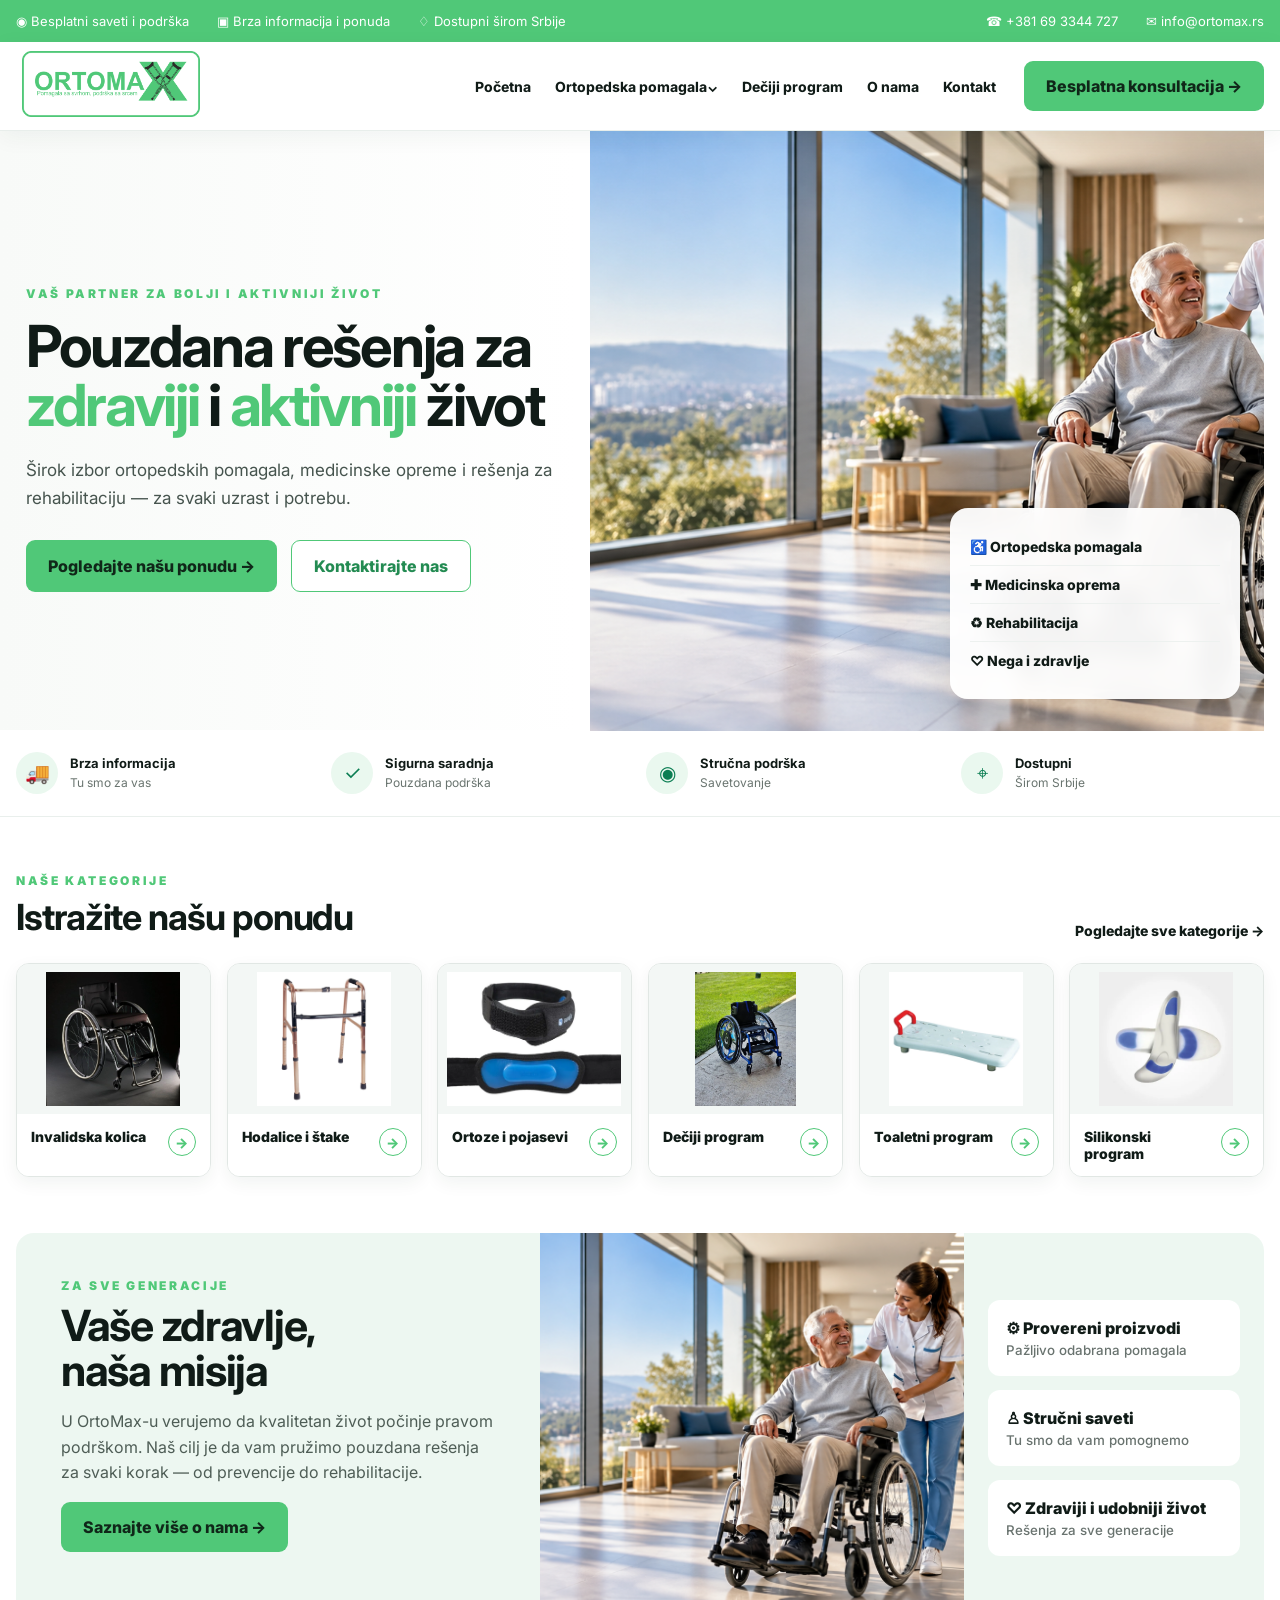
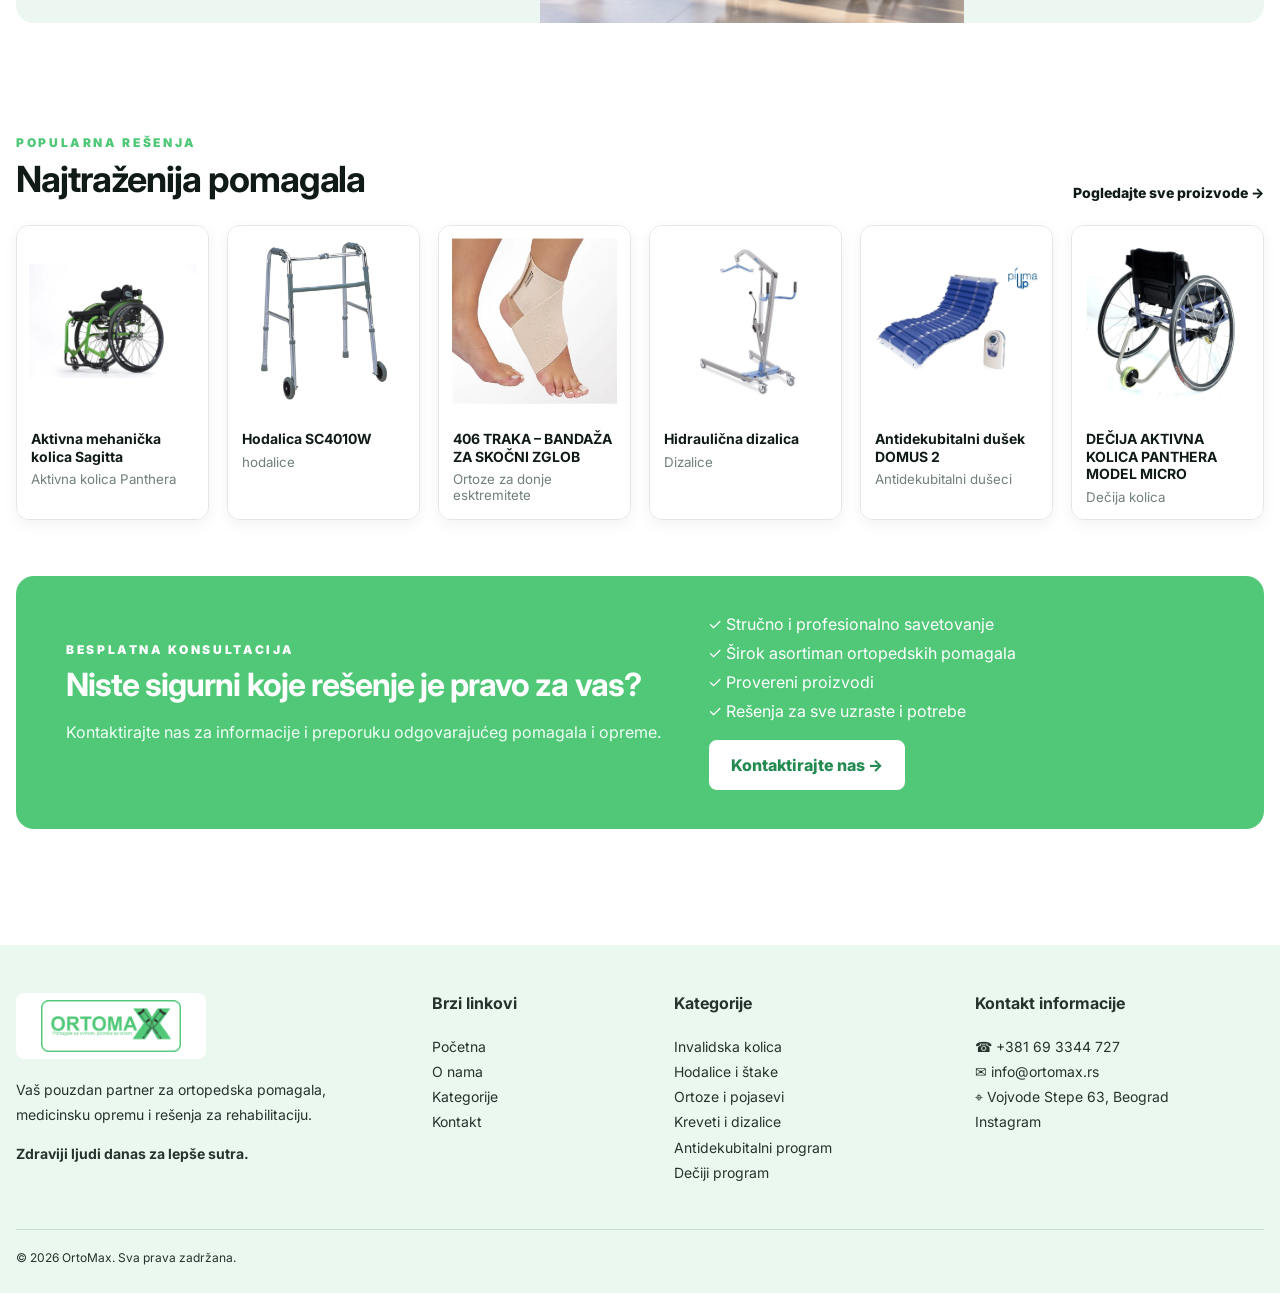
<file: index.html>
<!doctype html>
<html lang="sr">

<head>
    <meta charset="utf-8">
    <meta name="viewport" content="width=device-width, initial-scale=1">

    <meta name="theme-color" content="#075c3f">

    <title>OrtoMax | Ortopedska pomagala</title>

    <link rel="preconnect" href="https://fonts.googleapis.com">
    <link rel="preconnect" href="https://fonts.gstatic.com" crossorigin>

    <link
        href="https://fonts.googleapis.com/css2?family=Inter:wght@400;500;600;700;800;900&display=swap"
        rel="stylesheet"
    >

    <link rel="stylesheet" href="./style.css">

    <script src="./catalog.js"></script>
    <script defer src="./app.js"></script>
</head>


<body data-page="home">

    <!-- HEADER -->
    <div id="header"></div>


    <main>

        <!-- HERO -->
        <section class="hero">

            <div class="wrap heroGrid">

                <div class="heroCopy">

                    <div class="eyebrow">
                        Vaš partner za bolji i aktivniji život
                    </div>

                    <h1>
                        Pouzdana rešenja za
                        <span class="green">zdraviji</span>
                        i
                        <span class="green">aktivniji</span>
                        život
                    </h1>

                    <p>
                        Širok izbor ortopedskih pomagala, medicinske opreme
                        i rešenja za rehabilitaciju — za svaki uzrast i potrebu.
                    </p>

                    <div class="actions">

                        <a class="btn" href="#ponuda">
                            Pogledajte našu ponudu →
                        </a>

                        <a class="btn outline" href="kontakt.html">
                            Kontaktirajte nas
                        </a>

                    </div>

                </div>


                <!-- GLAVNA HERO SLIKA -->
                <div class="heroVisual">

                    <img
                        src="./hero.png"
                        alt="OrtoMax podrška i rehabilitacija"
                    >

                    <div class="floatCard">

                        <div>♿ Ortopedska pomagala</div>

                        <div>✚ Medicinska oprema</div>

                        <div>♻ Rehabilitacija</div>

                        <div>♡ Nega i zdravlje</div>

                    </div>

                </div>

            </div>

        </section>


        <!-- TRUST -->
        <section class="trust">

            <div class="wrap trustGrid">

                <div class="trustItem">

                    <div class="trustIcon">🚚</div>

                    <div>
                        <b>Brza informacija</b>
                        <span>Tu smo za vas</span>
                    </div>

                </div>


                <div class="trustItem">

                    <div class="trustIcon">✓</div>

                    <div>
                        <b>Sigurna saradnja</b>
                        <span>Pouzdana podrška</span>
                    </div>

                </div>


                <div class="trustItem">

                    <div class="trustIcon">◉</div>

                    <div>
                        <b>Stručna podrška</b>
                        <span>Savetovanje</span>
                    </div>

                </div>


                <div class="trustItem">

                    <div class="trustIcon">⌖</div>

                    <div>
                        <b>Dostupni</b>
                        <span>Širom Srbije</span>
                    </div>

                </div>

            </div>

        </section>


        <!-- KATEGORIJE -->
        <section class="section" id="ponuda">

            <div class="wrap">

                <div class="sectionHead">

                    <div>

                        <div class="eyebrow">
                            Naše kategorije
                        </div>

                        <h2>
                            Istražite našu ponudu
                        </h2>

                    </div>


                    <a
                        class="sectionLink"
                        href="kategorije.html"
                    >
                        Pogledajte sve kategorije →
                    </a>

                </div>


                <div
                    class="catGrid"
                    id="categories"
                ></div>

            </div>

        </section>


        <!-- MISIJA -->
        <section
            class="section"
            style="padding-top:0"
        >

            <div class="wrap mission">

                <div class="missionCopy">

                    <div class="eyebrow">
                        Za sve generacije
                    </div>

                    <h2>
                        Vaše zdravlje,<br>
                        naša misija
                    </h2>

                    <p>
                        U OrtoMax-u verujemo da kvalitetan život počinje
                        pravom podrškom. Naš cilj je da vam pružimo
                        pouzdana rešenja za svaki korak — od prevencije
                        do rehabilitacije.
                    </p>

                    <a
                        class="btn"
                        href="o-nama.html"
                    >
                        Saznajte više o nama →
                    </a>

                </div>


                <!-- MISSION SLIKA -->
                <div class="missionPhoto">

                    <img
                        src="./hero.png"
                        alt="OrtoMax podrška"
                    >

                </div>


                <div class="missionPoints">

                    <div class="missionPoint">

                        ⚙ Provereni proizvodi

                        <small>
                            Pažljivo odabrana pomagala
                        </small>

                    </div>


                    <div class="missionPoint">

                        ♙ Stručni saveti

                        <small>
                            Tu smo da vam pomognemo
                        </small>

                    </div>


                    <div class="missionPoint">

                        ♡ Zdraviji i udobniji život

                        <small>
                            Rešenja za sve generacije
                        </small>

                    </div>

                </div>

            </div>

        </section>


        <!-- POPULARNI PROIZVODI -->
        <section class="section">

            <div class="wrap">

                <div class="sectionHead">

                    <div>

                        <div class="eyebrow">
                            Popularna rešenja
                        </div>

                        <h2>
                            Najtraženija pomagala
                        </h2>

                    </div>


                    <a
                        class="sectionLink"
                        href="kategorije.html"
                    >
                        Pogledajte sve proizvode →
                    </a>

                </div>


                <div
                    class="productGrid"
                    id="popular"
                ></div>

            </div>

        </section>


        <!-- KONSULTACIJA -->
        <section
            class="section"
            style="padding-top:0"
        >

            <div class="wrap consult">

                <div>

                    <div
                        class="eyebrow"
                        style="color:#fff"
                    >
                        Besplatna konsultacija
                    </div>

                    <h2>
                        Niste sigurni koje rešenje je pravo za vas?
                    </h2>

                    <p>
                        Kontaktirajte nas za informacije i preporuku
                        odgovarajućeg pomagala i opreme.
                    </p>

                </div>


                <div>

                    <div class="checks">

                        <span>
                            ✓ Stručno i profesionalno savetovanje
                        </span>

                        <span>
                            ✓ Širok asortiman ortopedskih pomagala
                        </span>

                        <span>
                            ✓ Provereni proizvodi
                        </span>

                        <span>
                            ✓ Rešenja za sve uzraste i potrebe
                        </span>

                    </div>


                    <a
                        class="btn outline"
                        href="kontakt.html"
                    >
                        Kontaktirajte nas →
                    </a>

                </div>

            </div>

        </section>

    </main>


    <!-- FOOTER -->
    <div id="footer"></div>

</body>

</html>
</file>
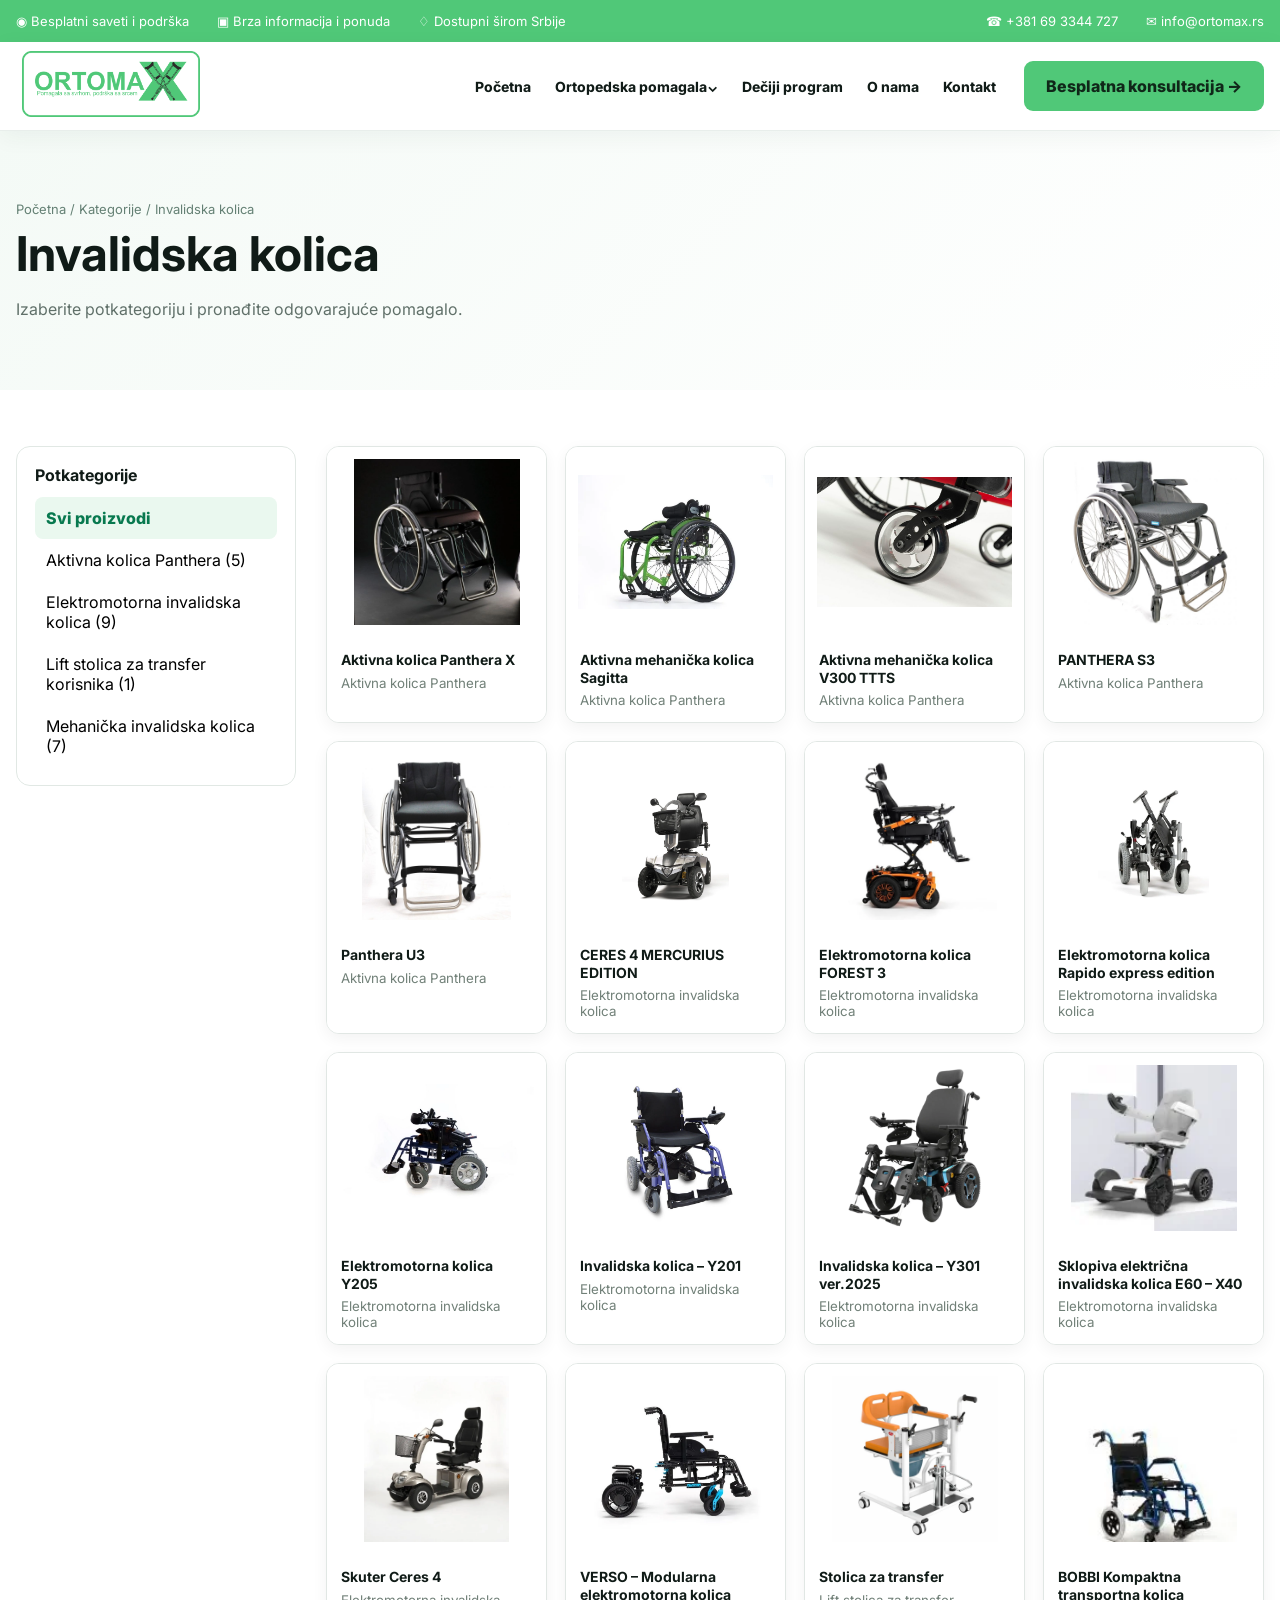
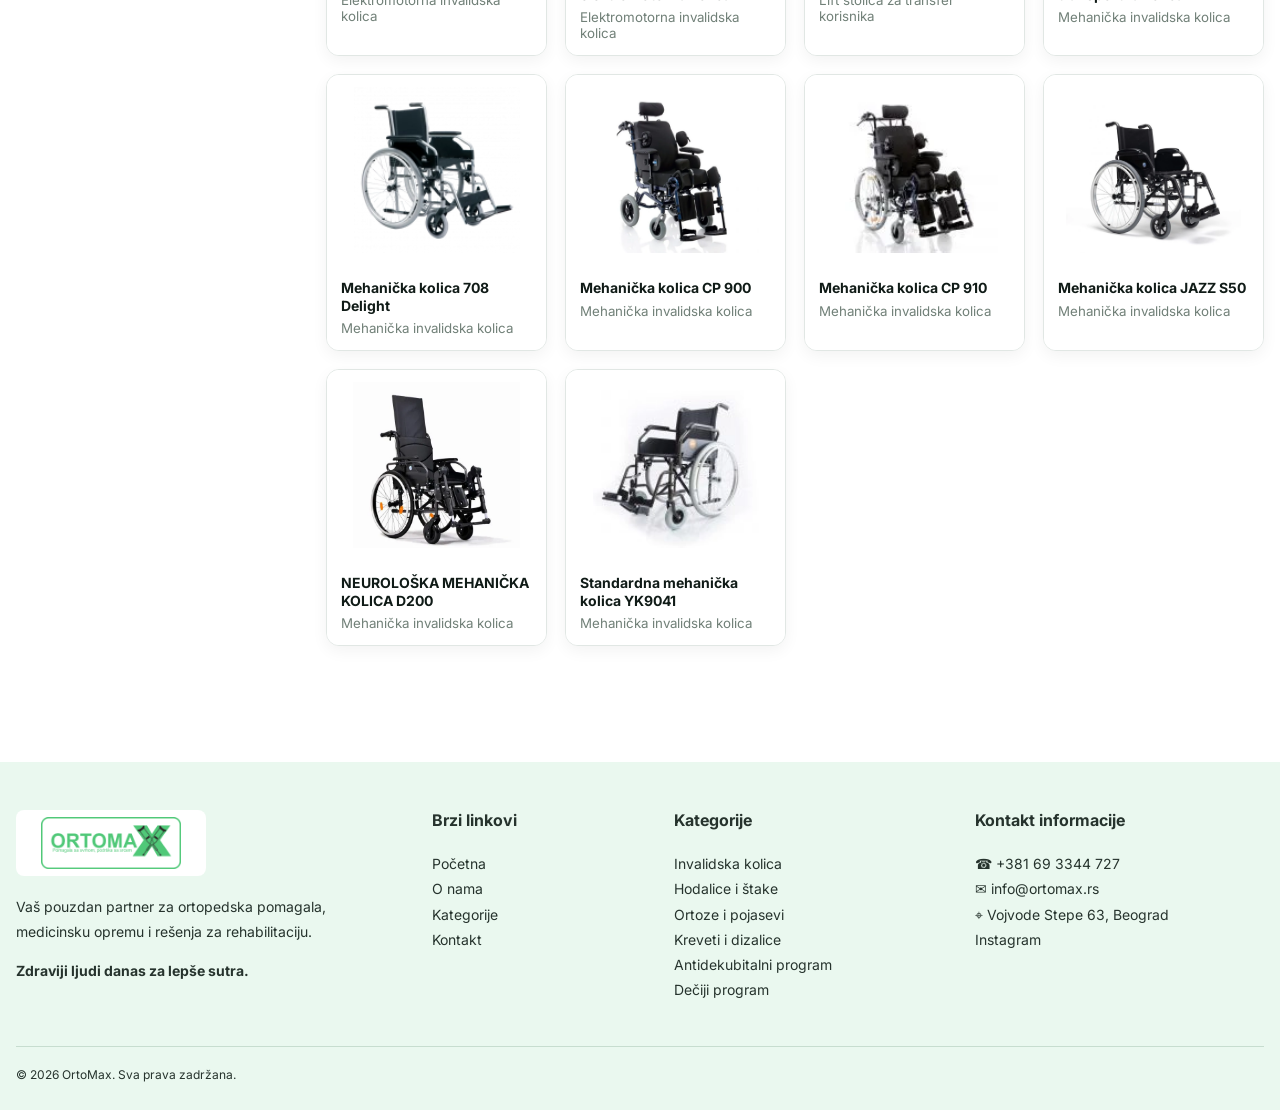
<file: kategorija.html>
<!doctype html><html lang="sr"><head><meta charset="utf-8"><meta name="viewport" content="width=device-width,initial-scale=1"><meta name="theme-color" content="#075c3f"><title>Kategorije | OrtoMax</title><link rel="preconnect" href="https://fonts.googleapis.com"><link rel="preconnect" href="https://fonts.gstatic.com" crossorigin><link href="https://fonts.googleapis.com/css2?family=Inter:wght@400;500;600;700;800;900&display=swap" rel="stylesheet"><link rel="stylesheet" href="./style.css"><script src="./catalog.js"></script><script defer src="./app.js"></script></head><body data-page="category"><div id="header"></div><main><section class="pageHero"><div class="wrap"><div class="breadcrumbs" id="crumb"></div><h1 id="catTitle">Kategorije</h1><p>Izaberite potkategoriju i pronađite odgovarajuće pomagalo.</p></div></section><section class="section"><div class="wrap catalogLayout"><aside class="sidebar"><b>Potkategorije</b><div id="subnav" style="margin-top:12px"></div></aside><div><div class="catalogProducts" id="catalogProducts"></div></div></div></section></main><div id="footer"></div></body></html>
</file>
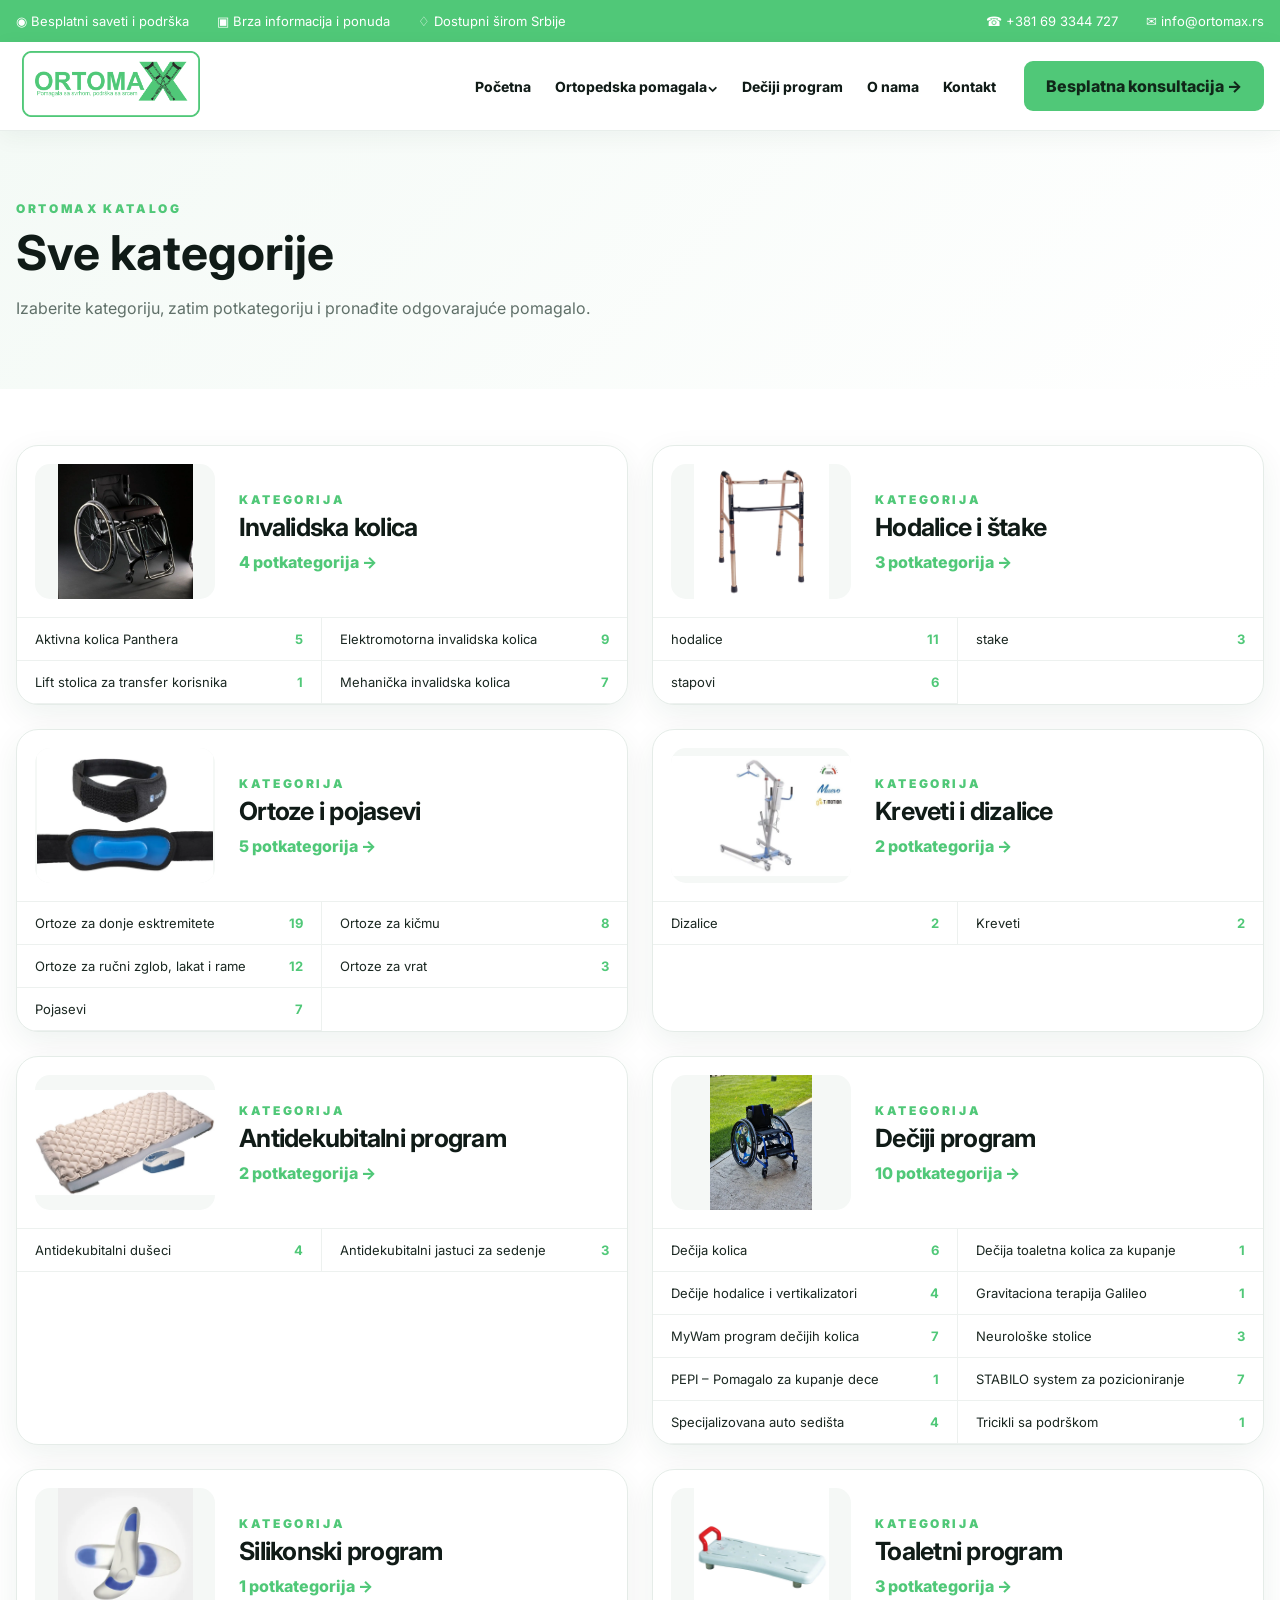
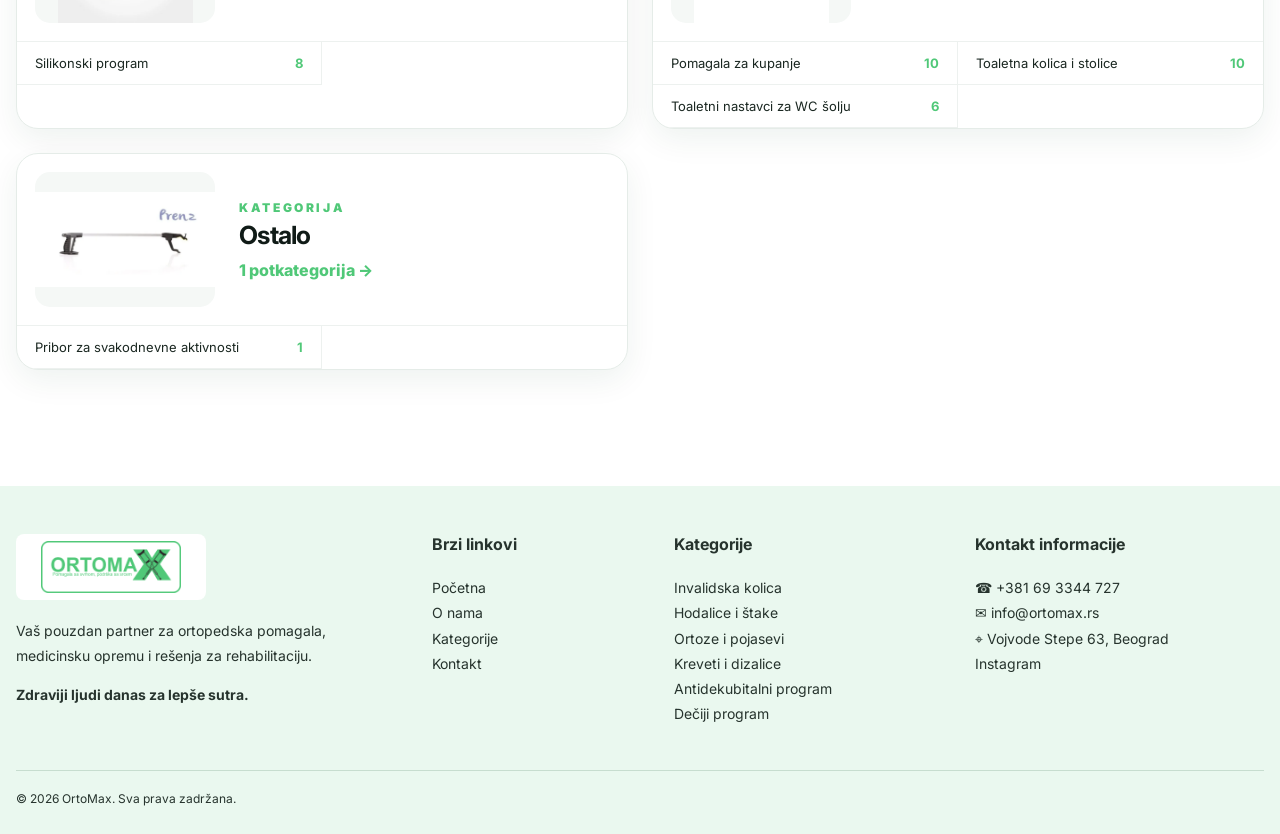
<file: kategorije.html>
<!doctype html><html lang="sr"><head><meta charset="utf-8"><meta name="viewport" content="width=device-width,initial-scale=1"><meta name="theme-color" content="#075c3f"><title>Kategorije | OrtoMax</title><link rel="preconnect" href="https://fonts.googleapis.com"><link rel="preconnect" href="https://fonts.gstatic.com" crossorigin><link href="https://fonts.googleapis.com/css2?family=Inter:wght@400;500;600;700;800;900&display=swap" rel="stylesheet"><link rel="stylesheet" href="./style.css"><script src="./catalog.js"></script><script defer src="./app.js"></script></head><body data-page="categories"><div id="header"></div><main><section class="pageHero"><div class="wrap"><div class="eyebrow">OrtoMax katalog</div><h1>Sve kategorije</h1><p>Izaberite kategoriju, zatim potkategoriju i pronađite odgovarajuće pomagalo.</p></div></section><section class="section"><div class="wrap"><div class="allCategories" id="allCategories"></div></div></section></main><div id="footer"></div></body></html>
</file>
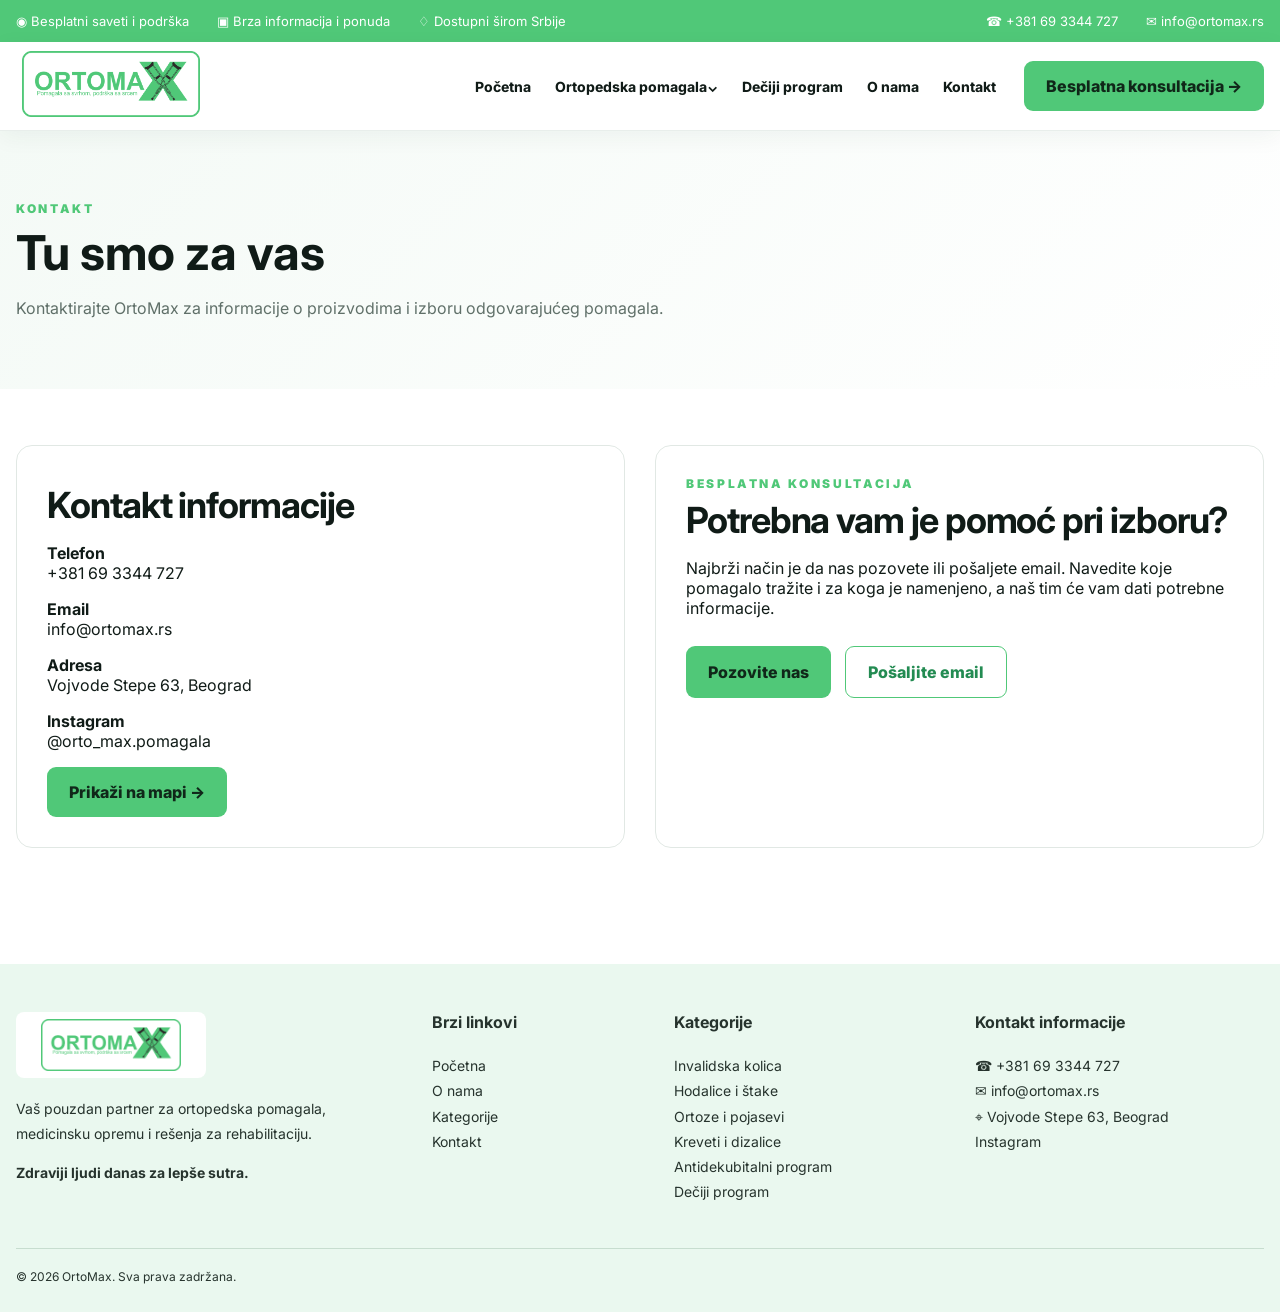
<file: kontakt.html>
<!doctype html><html lang="sr"><head><meta charset="utf-8"><meta name="viewport" content="width=device-width,initial-scale=1"><meta name="theme-color" content="#075c3f"><title>Kontakt | OrtoMax</title><link rel="preconnect" href="https://fonts.googleapis.com"><link rel="preconnect" href="https://fonts.gstatic.com" crossorigin><link href="https://fonts.googleapis.com/css2?family=Inter:wght@400;500;600;700;800;900&display=swap" rel="stylesheet"><link rel="stylesheet" href="./style.css"><script src="./catalog.js"></script><script defer src="./app.js"></script></head><body data-page="contact"><div id="header"></div><main><section class="pageHero"><div class="wrap"><div class="eyebrow">Kontakt</div><h1>Tu smo za vas</h1><p>Kontaktirajte OrtoMax za informacije o proizvodima i izboru odgovarajućeg pomagala.</p></div></section><section class="section"><div class="wrap contactGrid"><div class="contactCard"><h2>Kontakt informacije</h2><p><b>Telefon</b><br><a href="tel:+381693344727">+381 69 3344 727</a></p><p><b>Email</b><br><a href="mailto:info@ortomax.rs">info@ortomax.rs</a></p><p><b>Adresa</b><br>Vojvode Stepe 63, Beograd</p><p><b>Instagram</b><br><a href="https://www.instagram.com/orto_max.pomagala/">@orto_max.pomagala</a></p><a class="btn" href="https://www.google.com/maps?q=44.7824821,20.4714986">Prikaži na mapi →</a></div><div class="contactCard"><div class="eyebrow">Besplatna konsultacija</div><h2>Potrebna vam je pomoć pri izboru?</h2><p>Najbrži način je da nas pozovete ili pošaljete email. Navedite koje pomagalo tražite i za koga je namenjeno, a naš tim će vam dati potrebne informacije.</p><div class="actions"><a class="btn" href="tel:+381693344727">Pozovite nas</a><a class="btn outline" href="mailto:info@ortomax.rs">Pošaljite email</a></div></div></div></section></main><div id="footer"></div></body></html>
</file>
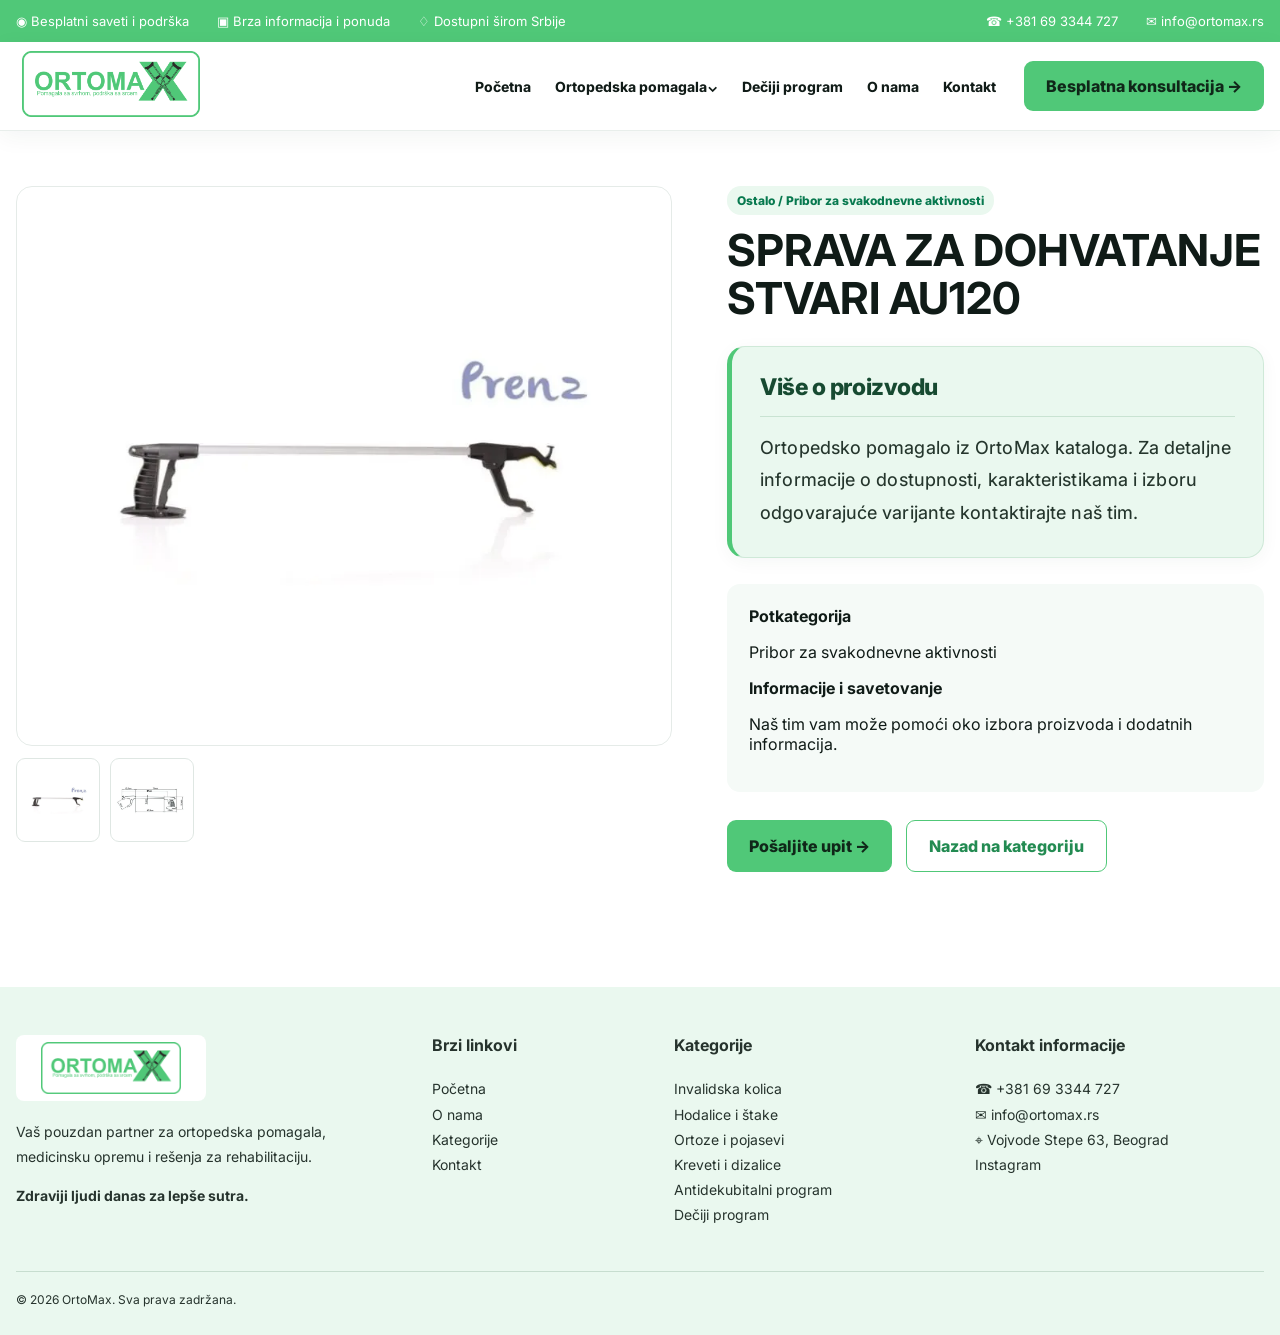
<file: proizvod.html>
<!doctype html><html lang="sr"><head><meta charset="utf-8"><meta name="viewport" content="width=device-width,initial-scale=1"><meta name="theme-color" content="#075c3f"><title>Proizvod | OrtoMax</title><link rel="preconnect" href="https://fonts.googleapis.com"><link rel="preconnect" href="https://fonts.gstatic.com" crossorigin><link href="https://fonts.googleapis.com/css2?family=Inter:wght@400;500;600;700;800;900&display=swap" rel="stylesheet"><link rel="stylesheet" href="./style.css"><script src="./catalog.js"></script><script defer src="./app.js"></script></head><body data-page="product"><div id="header"></div><main><div class="wrap productDetail"><div><div class="mainImage"><img id="mainImg" alt="Proizvod"></div><div class="thumbs" id="thumbs"></div></div><div class="productText"><div class="pill" id="pCat"></div><h1 id="pName"></h1><section class="productDescriptionCard" aria-labelledby="productDescriptionTitle"><h2 id="productDescriptionTitle">Više o proizvodu</h2><p id="pDescription">Ortopedsko pomagalo iz OrtoMax kataloga. Za detaljne informacije o dostupnosti, karakteristikama i izboru odgovarajuće varijante kontaktirajte naš tim.</p></section><div class="spec"><b>Potkategorija</b><p id="pSub"></p><b>Informacije i savetovanje</b><p>Naš tim vam može pomoći oko izbora proizvoda i dodatnih informacija.</p></div><div class="actions"><a class="btn" href="kontakt.html">Pošaljite upit →</a><a class="btn outline" id="backCat" href="kategorija.html">Nazad na kategoriju</a></div></div></div></main><div id="footer"></div></body></html>
</file>
<file: style.css>
*{box-sizing:border-box}html{scroll-behavior:smooth}body{margin:0;font-family:Inter,Manrope,Arial,sans-serif;color:#101b17;background:#fff}a{text-decoration:none;color:inherit}button,input{font:inherit}.wrap{width:min(1440px,92%);margin:auto}.topbar{background:#075c3f;color:#fff;font-size:13px}.topbar .wrap{height:42px;display:flex;align-items:center;justify-content:space-between;gap:20px}.top-points,.top-contact{display:flex;gap:28px}.header{position:sticky;top:0;z-index:50;background:#fff;border-bottom:1px solid #e8eeeb;box-shadow:0 6px 22px rgba(15,55,40,.05)}.nav{height:88px;display:flex;align-items:center;gap:28px}.logo{width:190px;max-height:66px;object-fit:contain}.navlinks{display:flex;align-items:center;gap:24px;margin-left:auto;font-size:14px;font-weight:750}.navlinks a:hover{color:#138a5c}.nav-cta,.btn{border:0;border-radius:9px;background:#117e55;color:#fff;padding:15px 22px;font-weight:800;display:inline-flex;align-items:center;gap:8px;cursor:pointer}.btn.outline{background:#fff;color:#0c744e;border:1.5px solid #16845b}.menuBtn{display:none;border:0;background:#eff8f3;padding:10px 12px;border-radius:9px;font-size:22px}.mega{position:absolute;left:50%;transform:translateX(-50%);top:130px;width:min(1200px,92vw);background:#fff;border:1px solid #e1eae5;border-radius:14px;box-shadow:0 24px 70px rgba(5,55,35,.18);padding:24px;display:none;grid-template-columns:repeat(3,1fr);gap:16px}.mega.open{display:grid}.mega a{padding:13px;border-radius:9px;background:#f5faf7;font-weight:700}.hero{background:linear-gradient(90deg,#f8faf8 0%,#fff 45%);min-height:600px;overflow:hidden}.heroGrid{display:grid;grid-template-columns:46% 54%;min-height:600px}.heroCopy{padding:86px 20px 70px 10px;align-self:center}.eyebrow{font-size:12px;letter-spacing:.22em;font-weight:900;color:#167e58;text-transform:uppercase}.hero h1{font-size:58px;line-height:1.02;margin:16px 0 20px;letter-spacing:-.04em}.green{color:#168557}.hero p{font-size:17px;line-height:1.65;color:#46544e;max-width:590px}.actions{display:flex;gap:14px;margin-top:28px}.heroVisual{position:relative;min-height:600px}.heroVisual>img{width:100%;height:100%;object-fit:cover}.floatCard{position:absolute;right:24px;bottom:32px;background:rgba(255,255,255,.95);border-radius:18px;padding:20px;width:290px;box-shadow:0 18px 55px rgba(0,0,0,.15);backdrop-filter:blur(10px)}.floatCard div{padding:10px 0;border-bottom:1px solid #edf1ef;font-size:14px;font-weight:800}.floatCard div:last-child{border:0}.trust{margin-top:-1px;background:#fff;border-bottom:1px solid #e9efec}.trustGrid{display:grid;grid-template-columns:repeat(4,1fr);gap:12px;padding:22px 0}.trustItem{display:flex;gap:12px;align-items:center}.trustIcon{width:42px;height:42px;border-radius:50%;display:grid;place-items:center;background:#edf8f2;color:#0c7e53;font-size:20px}.trustItem b{display:block;font-size:13px}.trustItem span{font-size:12px;color:#69746f}.section{padding:56px 0}.sectionHead{display:flex;align-items:end;justify-content:space-between;margin-bottom:24px}.section h2{font-size:36px;letter-spacing:-.03em;margin:7px 0 0}.sectionLink{font-weight:800;font-size:14px}.catGrid{display:grid;grid-template-columns:repeat(6,1fr);gap:16px}.catCard{border:1px solid #e1e7e4;border-radius:13px;overflow:hidden;background:#fff;box-shadow:0 6px 18px rgba(9,48,34,.06);transition:.2s}.catCard:hover{transform:translateY(-4px);box-shadow:0 15px 34px rgba(9,48,34,.12)}.catImg{height:150px;background:#f3f7f5;display:flex;align-items:center;justify-content:center;overflow:hidden}.catImg img{width:100%;height:100%;object-fit:contain;padding:8px}.catBody{padding:14px;font-size:14px;font-weight:850;display:flex;justify-content:space-between;gap:8px}.circleArrow{width:28px;height:28px;border:1px solid #13885b;border-radius:50%;display:grid;place-items:center;color:#13885b;flex:none}.mission{display:grid;grid-template-columns:42% 34% 24%;min-height:390px;background:#edf7f1;border-radius:18px;overflow:hidden}.missionCopy{padding:45px}.missionCopy h2{font-size:43px;margin:10px 0 15px;line-height:1.05}.missionCopy p{line-height:1.6;color:#4e5d56}.missionPhoto img{width:100%;height:100%;object-fit:cover;object-position:65% center}.missionPoints{padding:28px 24px;display:flex;flex-direction:column;justify-content:center;gap:14px}.missionPoint{background:#fff;border-radius:12px;padding:18px;font-weight:850}.missionPoint small{display:block;font-weight:500;color:#69736f;margin-top:4px}.productGrid{display:grid;grid-template-columns:repeat(6,1fr);gap:18px}.productCard{border:1px solid #e1e7e4;border-radius:13px;overflow:hidden;background:#fff;box-shadow:0 5px 16px rgba(0,0,0,.05);transition:.2s}.productCard:hover{transform:translateY(-4px)}.productCard img{width:100%;height:190px;object-fit:contain;background:#fff;padding:12px}.productInfo{padding:14px}.productInfo b{font-size:14px;line-height:1.25;display:block}.productInfo small{color:#718078;display:block;margin-top:6px}.consult{background:linear-gradient(110deg,#167c59,#8bc5a7);border-radius:18px;color:#fff;padding:38px 50px;display:grid;grid-template-columns:1.2fr 1fr;gap:35px;align-items:center;overflow:hidden}.consult h2{font-size:32px;margin:8px 0}.consult p{line-height:1.6;color:#effff6}.checks{display:grid;gap:9px;margin-bottom:18px}.footer{background:linear-gradient(110deg,#073b2e,#0a5840);color:#fff;padding:48px 0 28px;margin-top:60px}.footerGrid{display:grid;grid-template-columns:1.3fr .7fr .9fr 1fr;gap:40px}.footer .logo{filter:none;background:#fff;border-radius:8px;padding:7px}.footer p,.footer a{color:#d6e9e0;font-size:14px;line-height:1.8}.footer h4{margin-top:0}.subfooter{border-top:1px solid rgba(255,255,255,.14);margin-top:30px;padding-top:20px;color:#a9c7ba;font-size:12px}.pageHero{padding:60px 0 40px;background:#f1f8f4}.pageHero h1{font-size:48px;margin:8px 0}.breadcrumbs{font-size:13px;color:#648074}.catalogLayout{display:grid;grid-template-columns:280px 1fr;gap:30px}.sidebar{border:1px solid #e1e8e4;border-radius:14px;padding:18px;height:max-content;position:sticky;top:115px}.sidebar button{display:block;width:100%;text-align:left;border:0;background:none;padding:11px;border-radius:8px;cursor:pointer}.sidebar button:hover,.sidebar button.active{background:#eaf7f0;color:#08794f;font-weight:800}.catalogProducts{display:grid;grid-template-columns:repeat(4,1fr);gap:18px}.productDetail{display:grid;grid-template-columns:1.1fr .9fr;gap:55px;padding:55px 0}.mainImage{height:560px;border:1px solid #e5ebe8;border-radius:16px;display:flex;align-items:center;justify-content:center}.mainImage img{width:100%;height:100%;object-fit:contain;padding:20px}.thumbs{display:flex;gap:10px;margin-top:12px;overflow:auto}.thumbs img{width:84px;height:84px;object-fit:contain;border:1px solid #dfe7e3;border-radius:9px;padding:5px;cursor:pointer}.productText h1{font-size:44px;line-height:1.08;margin:12px 0}.pill{display:inline-block;background:#eaf7f0;color:#08794f;padding:7px 10px;border-radius:999px;font-size:12px;font-weight:800}.spec{margin:25px 0;padding:22px;background:#f5faf7;border-radius:13px}.contactGrid{display:grid;grid-template-columns:1fr 1fr;gap:30px}.contactCard{padding:30px;border:1px solid #e1e8e4;border-radius:16px}.searchBox{display:flex;gap:10px;margin-bottom:25px}.searchBox input{width:100%;padding:15px 18px;border:1px solid #d7e2dc;border-radius:9px}.empty{padding:40px;text-align:center;background:#f6faf8;border-radius:12px;color:#68766f}@media(max-width:1100px){.navlinks{display:none}.menuBtn{display:block;margin-left:auto}.heroGrid{grid-template-columns:1fr}.heroCopy{padding:55px 0}.heroVisual{min-height:460px}.catGrid,.productGrid{grid-template-columns:repeat(3,1fr)}.mission{grid-template-columns:1fr 1fr}.missionPoints{grid-column:1/-1;display:grid;grid-template-columns:repeat(3,1fr)}.footerGrid{grid-template-columns:1fr 1fr}.catalogProducts{grid-template-columns:repeat(3,1fr)}}@media(max-width:700px){.top-points{display:none}.top-contact{width:100%;justify-content:space-between;gap:8px;font-size:11px}.nav{height:74px}.logo{width:145px}.hero h1{font-size:42px}.heroCopy{padding:40px 0}.heroVisual{min-height:390px}.floatCard{width:250px;right:12px;bottom:12px}.trustGrid{grid-template-columns:1fr 1fr}.catGrid,.productGrid,.catalogProducts{grid-template-columns:repeat(2,1fr)}.catImg{height:130px}.productCard img{height:160px}.section{padding:40px 0}.section h2{font-size:29px}.mission{grid-template-columns:1fr}.missionPhoto{height:280px}.missionPoints{grid-template-columns:1fr}.missionCopy{padding:30px}.missionCopy h2{font-size:34px}.consult{grid-template-columns:1fr;padding:30px}.footerGrid{grid-template-columns:1fr}.catalogLayout{grid-template-columns:1fr}.sidebar{position:static}.productDetail{grid-template-columns:1fr;gap:25px}.mainImage{height:390px}.productText h1{font-size:34px}.contactGrid{grid-template-columns:1fr}.mega{top:115px;grid-template-columns:1fr;max-height:70vh;overflow:auto}.sectionHead{align-items:start;gap:10px}.sectionLink{font-size:12px}.pageHero h1{font-size:38px}}.allCategories{display:grid;grid-template-columns:repeat(2,minmax(0,1fr));gap:24px}.allCatCard{background:#fff;border:1px solid #e5ece8;border-radius:22px;overflow:hidden;box-shadow:0 10px 32px rgba(7,65,44,.07)}.allCatTop{display:grid;grid-template-columns:180px 1fr;align-items:center;gap:24px;padding:18px;color:inherit;text-decoration:none}.allCatTop img{width:180px;height:135px;object-fit:contain;background:#f5f8f6;border-radius:15px}.allCatTop h2{margin:5px 0 10px;font-size:25px}.allCatTop span{color:#0b7b51;font-weight:800}.subLinks{display:grid;grid-template-columns:1fr 1fr;border-top:1px solid #edf1ef}.subLinks a{display:flex;justify-content:space-between;gap:12px;padding:13px 18px;border-bottom:1px solid #edf1ef;color:#1a2721;text-decoration:none;font-size:13px}.subLinks a:nth-child(odd){border-right:1px solid #edf1ef}.subLinks a:hover{background:#f3faf6;color:#08794f}.subLinks b{color:#0b7b51}.pageHero{padding:70px 0 55px;background:linear-gradient(135deg,#f4faf6,#fff)}.pageHero h1{font-size:48px;margin:7px 0 10px}.pageHero p{max-width:650px;color:#607069}@media(max-width:800px){.allCategories{grid-template-columns:1fr}.allCatTop{grid-template-columns:110px 1fr}.allCatTop img{width:110px;height:95px}.subLinks{grid-template-columns:1fr}.subLinks a:nth-child(odd){border-right:0}.pageHero{padding:45px 0 35px}.pageHero h1{font-size:36px}}
/* =========================================================
   ORTOMAX — PREMIUM MOTION SYSTEM
   ========================================================= */

:root {
    --motion-fast: 180ms;
    --motion-normal: 320ms;
    --motion-slow: 650ms;
    --motion-ease: cubic-bezier(.22, 1, .36, 1);
}


/* ---------- GLOBAL ---------- */

html {
    scroll-behavior: smooth;
}

body {
    animation: ortomaxPageIn .55s var(--motion-ease) both;
}

@keyframes ortomaxPageIn {
    from {
        opacity: 0;
    }

    to {
        opacity: 1;
    }
}


/* ---------- HEADER ---------- */

.header {
    transition:
        box-shadow var(--motion-normal) ease,
        transform var(--motion-normal) var(--motion-ease),
        background-color var(--motion-normal) ease;
}

.header:hover {
    box-shadow: 0 10px 35px rgba(0, 0, 0, .055);
}


/* ---------- LOGO ---------- */

.logo {
    transition:
        transform .35s var(--motion-ease),
        opacity .25s ease;
}

.logo:hover {
    transform: scale(1.035);
}


/* ---------- NAVIGATION ---------- */

.navlinks a {
    position: relative;
    transition:
        color .25s ease,
        opacity .25s ease;
}

.navlinks a::after {
    content: "";
    position: absolute;
    left: 0;
    bottom: -6px;

    width: 100%;
    height: 2px;

    background: #11875d;

    transform: scaleX(0);
    transform-origin: right;

    transition: transform .32s var(--motion-ease);
}

.navlinks a:hover::after {
    transform: scaleX(1);
    transform-origin: left;
}


/* ---------- BUTTONS ---------- */

.btn,
.nav-cta,
.sectionLink {
    transition:
        transform .25s var(--motion-ease),
        box-shadow .25s ease,
        background-color .25s ease,
        color .25s ease,
        border-color .25s ease;
}

.btn:hover,
.nav-cta:hover {
    transform: translateY(-3px);

    box-shadow:
        0 12px 25px rgba(0, 90, 60, .15);
}

.btn:active,
.nav-cta:active {
    transform: translateY(0) scale(.98);
}

.sectionLink:hover {
    transform: translateX(4px);
}


/* ---------- HERO ENTRANCE ---------- */

.heroCopy .eyebrow {
    animation:
        heroUp .7s .05s var(--motion-ease) both;
}

.heroCopy h1 {
    animation:
        heroUp .8s .13s var(--motion-ease) both;
}

.heroCopy p {
    animation:
        heroUp .8s .21s var(--motion-ease) both;
}

.heroCopy .actions {
    animation:
        heroUp .8s .29s var(--motion-ease) both;
}

@keyframes heroUp {
    from {
        opacity: 0;
        transform: translateY(28px);
    }

    to {
        opacity: 1;
        transform: translateY(0);
    }
}


/* ---------- HERO IMAGE ---------- */

.heroVisual {
    overflow: hidden;

    animation:
        heroVisualIn 1s .12s var(--motion-ease) both;
}

.heroVisual > img {
    transition:
        transform 1.1s var(--motion-ease),
        filter .5s ease;
}

.heroVisual:hover > img {
    transform: scale(1.025);
}

@keyframes heroVisualIn {
    from {
        opacity: 0;
        transform: translateX(35px) scale(.98);
    }

    to {
        opacity: 1;
        transform: translateX(0) scale(1);
    }
}


/* ---------- FLOATING HERO CARD ---------- */

.floatCard {
    animation:
        floatingCardIn .8s .6s var(--motion-ease) both,
        gentleFloat 5s 1.4s ease-in-out infinite;

    transition:
        box-shadow .3s ease,
        transform .3s var(--motion-ease);
}

.floatCard:hover {
    box-shadow:
        0 20px 45px rgba(0, 0, 0, .12);
}

@keyframes floatingCardIn {
    from {
        opacity: 0;
        transform: translateY(20px);
    }

    to {
        opacity: 1;
        transform: translateY(0);
    }
}

@keyframes gentleFloat {
    0%,
    100% {
        transform: translateY(0);
    }

    50% {
        transform: translateY(-5px);
    }
}


/* ---------- TRUST ITEMS ---------- */

.trustItem {
    transition:
        transform .3s var(--motion-ease),
        background-color .3s ease;
}

.trustItem:hover {
    transform: translateY(-4px);
}

.trustIcon {
    transition:
        transform .4s var(--motion-ease);
}

.trustItem:hover .trustIcon {
    transform: scale(1.08) rotate(-3deg);
}


/* ---------- CATEGORY CARDS ---------- */

.catCard,
.allCatCard {
    transition:
        transform .38s var(--motion-ease),
        box-shadow .38s ease,
        border-color .3s ease;

    will-change: transform;
}

.catCard:hover,
.allCatCard:hover {
    transform: translateY(-8px);

    box-shadow:
        0 20px 45px rgba(18, 68, 51, .10);
}

.catImg {
    overflow: hidden;
}

.catImg img,
.allCatCard img {
    transition:
        transform .65s var(--motion-ease);
}

.catCard:hover .catImg img,
.allCatCard:hover img {
    transform: scale(1.055);
}

.circleArrow {
    transition:
        transform .3s var(--motion-ease);
}

.catCard:hover .circleArrow {
    transform: translateX(4px);
}


/* ---------- PRODUCT CARDS ---------- */

.productCard {
    transition:
        transform .38s var(--motion-ease),
        box-shadow .38s ease,
        border-color .3s ease;

    will-change: transform;
}

.productCard:hover {
    transform: translateY(-7px);

    box-shadow:
        0 18px 42px rgba(0, 70, 45, .10);
}

.productCard > img {
    transition:
        transform .65s var(--motion-ease),
        filter .4s ease;
}

.productCard:hover > img {
    transform: scale(1.04);
}


/* ---------- PRODUCT PAGE ---------- */

#mainImg {
    transition:
        opacity .25s ease,
        transform .55s var(--motion-ease);
}

#mainImg:hover {
    transform: scale(1.018);
}

#thumbs img {
    cursor: pointer;

    transition:
        transform .25s var(--motion-ease),
        opacity .25s ease,
        box-shadow .25s ease;
}

#thumbs img:hover {
    transform: translateY(-3px) scale(1.035);

    box-shadow:
        0 8px 20px rgba(0, 0, 0, .08);
}


/* ---------- SUBCATEGORY BUTTONS ---------- */

#subnav button {
    transition:
        transform .22s var(--motion-ease),
        background-color .22s ease,
        color .22s ease;
}

#subnav button:hover {
    transform: translateX(3px);
}


/* ---------- MEGA MENU ---------- */

.mega {
    transform-origin: top;

    transition:
        opacity .25s ease,
        transform .3s var(--motion-ease),
        visibility .25s ease;
}

.mega a {
    transition:
        transform .2s var(--motion-ease),
        color .2s ease,
        background-color .2s ease;
}

.mega a:hover {
    transform: translateX(4px);
}


/* ---------- CONSULTATION ---------- */

.consult {
    transition:
        transform .4s var(--motion-ease),
        box-shadow .4s ease;
}

.consult:hover {
    transform: translateY(-3px);

    box-shadow:
        0 22px 50px rgba(0, 70, 45, .10);
}


/* ---------- FOOTER ---------- */

.footer a {
    transition:
        color .2s ease,
        opacity .2s ease,
        transform .2s ease;
}


/* =========================================================
   SCROLL REVEAL
   JS below adds .ortomax-reveal
   ========================================================= */

.ortomax-reveal {
    opacity: 0;

    transform: translateY(32px);

    transition:
        opacity .7s var(--motion-ease),
        transform .7s var(--motion-ease);
}

.ortomax-reveal.ortomax-visible {
    opacity: 1;

    transform: translateY(0);
}


/* LEFT */

.ortomax-reveal-left {
    opacity: 0;

    transform: translateX(-30px);

    transition:
        opacity .75s var(--motion-ease),
        transform .75s var(--motion-ease);
}

.ortomax-reveal-left.ortomax-visible {
    opacity: 1;

    transform: translateX(0);
}


/* RIGHT */

.ortomax-reveal-right {
    opacity: 0;

    transform: translateX(30px);

    transition:
        opacity .75s var(--motion-ease),
        transform .75s var(--motion-ease);
}

.ortomax-reveal-right.ortomax-visible {
    opacity: 1;

    transform: translateX(0);
}


/* ---------- STAGGER ---------- */

.catGrid .ortomax-reveal:nth-child(2),
.productGrid .ortomax-reveal:nth-child(2) {
    transition-delay: .07s;
}

.catGrid .ortomax-reveal:nth-child(3),
.productGrid .ortomax-reveal:nth-child(3) {
    transition-delay: .14s;
}

.catGrid .ortomax-reveal:nth-child(4),
.productGrid .ortomax-reveal:nth-child(4) {
    transition-delay: .21s;
}

.catGrid .ortomax-reveal:nth-child(5),
.productGrid .ortomax-reveal:nth-child(5) {
    transition-delay: .28s;
}

.catGrid .ortomax-reveal:nth-child(6),
.productGrid .ortomax-reveal:nth-child(6) {
    transition-delay: .35s;
}


/* ---------- PAGE LINK FEEDBACK ---------- */

a {
    -webkit-tap-highlight-color: transparent;
}

a:active {
    opacity: .88;
}


/* ---------- MOBILE ---------- */

@media (max-width: 768px) {

    .heroVisual {
        animation:
            heroUp .8s .15s var(--motion-ease) both;
    }

    .catCard:hover,
    .allCatCard:hover,
    .productCard:hover,
    .consult:hover {
        transform: none;
    }

    .floatCard {
        animation:
            floatingCardIn .7s .35s var(--motion-ease) both;
    }

}


/* ---------- ACCESSIBILITY ---------- */

@media (prefers-reduced-motion: reduce) {

    *,
    *::before,
    *::after {
        animation-duration: .01ms !important;
        animation-iteration-count: 1 !important;
        transition-duration: .01ms !important;
        scroll-behavior: auto !important;
    }

    .ortomax-reveal,
    .ortomax-reveal-left,
    .ortomax-reveal-right {
        opacity: 1 !important;
        transform: none !important;
    }

}

/* ORTOMAX RESPONSIVE STABILITY PATCH — 2026 */
html,body{max-width:100%;overflow-x:clip}
body{min-width:0}
.wrap{width:min(1440px,calc(100% - 32px));max-width:100%}
.heroGrid,.heroCopy,.heroVisual,.mission,.missionCopy,.missionPhoto,.missionPoints,.productDetail,.productText,.catalogLayout,.catalogProducts,.allCategories,.allCatTop,.catGrid,.productGrid,.footerGrid,.contactGrid,.consult{min-width:0}
.catCard,.productCard,.allCatCard,.allCatTop,.catBody,.productInfo,.subLinks a{min-width:0;max-width:100%}
.productInfo b,.productInfo small,.catBody span,.allCatTop h2,.subLinks a,.productText h1,.productText p,.spec,.missionCopy p,.footer p,.footer a{overflow-wrap:anywhere;word-break:normal;white-space:normal}
.productCard img,.catImg img,.allCatTop img,.mainImage img{display:block;max-width:100%;object-fit:contain}
.productCard,.catCard{display:flex;flex-direction:column}
.productInfo,.catBody{position:relative;z-index:1;flex:1;background:#fff}
.mainImage{min-width:0;overflow:hidden}
.mainImage img{min-width:0}
.mega{max-width:calc(100vw - 24px)}
.nav{min-width:0}
.nav-cta{white-space:nowrap}
@media(max-width:1100px){.nav-cta{display:none}.menuBtn{flex-shrink:0}.mega{top:100%;left:50%;width:min(600px,calc(100vw - 24px));max-height:calc(100dvh - 100px);overflow-y:auto;grid-template-columns:1fr}}
@media(max-width:700px){
 .wrap{width:calc(100% - 28px)}
 .heroGrid,.heroCopy,.heroVisual{min-width:0}
 .hero h1{font-size:clamp(30px,9vw,42px);overflow-wrap:break-word}
 .heroVisual{min-height:300px}
 .floatCard{max-width:calc(100% - 24px)}
 .actions{flex-wrap:wrap}
 .catGrid,.productGrid,.catalogProducts{grid-template-columns:repeat(2,minmax(0,1fr));gap:12px}
 .catBody,.productInfo{padding:10px}
 .catBody{font-size:12px}
 .productInfo b{font-size:12px;line-height:1.4}
 .productInfo small{font-size:11px}
 .productCard img{height:145px;padding:8px}
 .sectionHead{flex-wrap:wrap}
 .mainImage{height:min(390px,95vw)}
 .productText h1{font-size:clamp(26px,7.5vw,34px)}
 .top-contact{flex-wrap:wrap}
 .allCatTop{grid-template-columns:95px minmax(0,1fr);gap:12px}
 .allCatTop img{width:95px;height:95px}
 .allCatTop h2{font-size:clamp(17px,5vw,24px)}
 .missionPoints{grid-template-columns:minmax(0,1fr)}
}
@media(max-width:370px){.catGrid,.productGrid,.catalogProducts{grid-template-columns:repeat(2,minmax(0,1fr))}.circleArrow{width:24px;height:24px}}
@media(hover:none){.catCard:hover,.productCard:hover,.allCatCard:hover{transform:none}}

/* OrtoMax — product-page responsive correction (scoped) */
body[data-page="product"] .productDetail {grid-template-columns:minmax(0,1.1fr) minmax(0,.9fr);max-width:100%;}
body[data-page="product"] .productDetail > div,body[data-page="product"] .productText,body[data-page="product"] .spec,body[data-page="product"] .actions{min-width:0;max-width:100%;}
body[data-page="product"] .productText h1,body[data-page="product"] .productText p,body[data-page="product"] .pill,body[data-page="product"] .spec,body[data-page="product"] .spec p{overflow-wrap:anywhere;word-break:normal;white-space:normal;}
body[data-page="product"] .pill{max-width:100%;border-radius:14px;}
body[data-page="product"] .productText .actions{display:flex;flex-wrap:wrap;}
body[data-page="product"] .productText .btn{max-width:100%;white-space:normal;text-align:center;justify-content:center;}
body[data-page="product"] .productDescription{white-space:pre-line;line-height:1.65;}
@media(max-width:900px){body[data-page="product"] .productDetail{grid-template-columns:minmax(0,1fr);gap:24px;padding-top:24px;padding-bottom:30px;}body[data-page="product"] .productText h1{font-size:clamp(25px,6vw,36px);line-height:1.16;}body[data-page="product"] .mainImage{height:min(390px,85vw);}body[data-page="product"] .spec{padding:18px;}body[data-page="product"] .thumbs{max-width:100%;}}
@media(max-width:480px){body[data-page="product"] .productText .actions{flex-direction:column;align-items:stretch;}body[data-page="product"] .productText .btn{width:100%;}body[data-page="product"] .pill{font-size:11px;}body[data-page="product"] .productText h1{font-size:clamp(23px,7vw,31px);}}

/* ORTOMAX — EMERALD GREEN #50C878 */

:root {
  --ortomax-green: #50C878;
  --ortomax-green-dark: #238B52;
  --ortomax-green-light: #EAF8EF;
}

/* Dugmad */
.btn,
.nav-cta {
  background-color: var(--ortomax-green);
  color: #102719;
}

/* Tekst i zeleni detalji */
.green,
.eyebrow,
.navlinks a:hover,
.circleArrow,
.allCatTop span,
.subLinks b {
  color: var(--ortomax-green);
}

/* Okviri */
.circleArrow,
.btn.outline {
  border-color: var(--ortomax-green);
}

/* Svetlozelene pozadine */
.pill,
.trustIcon,
.sidebar button:hover,
.sidebar button.active {
  background-color: var(--ortomax-green-light);
}

/* Navigacija */
.navlinks a::after {
  background: var(--ortomax-green);
}

/* Baner za konsultacije */
.consult {
  background: linear-gradient(
    110deg,
    #50C878,
    #238B52
  );
}

/* Zadržavamo čitljivost teksta */
.btn.outline {
  background: #fff;
  color: var(--ortomax-green-dark);
}

/* ORTOMAX — FINAL COLOR SETTINGS */
:root {
  --ortomax-green: #50C878;
  --ortomax-green-dark: #50C878;
  --ortomax-green-light: #EAF8EF;
}

/* Emerald green site accents */
.topbar, .topBar, .top-bar {
  background: #50C878 !important;
  background-color: #50C878 !important;
}
.consult {
  background: #50C878 !important;
  background-image: none !important;
}
.btn:not(.outline), .nav-cta {
  background-color: #50C878;
  color: #102719;
}
.green, .eyebrow, .navlinks a:hover,
.circleArrow, .allCatTop span, .subLinks b {
  color: #50C878;
}
.circleArrow, .btn.outline { border-color: #50C878; }
.pill, .trustIcon, .sidebar button:hover, .sidebar button.active {
  background-color: #EAF8EF;
}
.navlinks a::after { background: #50C878; }
.btn.outline { background: #fff; color: #238B52; }

/* ORTOMAX — FINAL FOOTER: cela površina svetlozelena, tekst tamnosiv */
html body footer.footer,
html body .footer,
html body footer {
  background: #EAF8EF !important;
  background-color: #EAF8EF !important;
  background-image: none !important;
  color: #26332D !important;
}
html body .footer .wrap,
html body .footer .footerGrid,
html body .footer .subfooter,
html body footer .wrap,
html body footer .footerGrid,
html body footer .subfooter {
  background: transparent !important;
  background-image: none !important;
  color: #26332D !important;
}
html body .footer :is(h1,h2,h3,h4,h5,h6,p,a,span,small,strong,b,li),
html body footer :is(h1,h2,h3,h4,h5,h6,p,a,span,small,strong,b,li) {
  color: #26332D !important;
}
html body .footer .subfooter,
html body footer .subfooter {
  border-top: 1px solid #C7DDCF !important;
}

/* OrtoMax — pristupačan, pregledan opis proizvoda (samo stranica proizvoda) */
body[data-page="product"] .productDescriptionCard{
  margin:24px 0 26px; padding:26px 28px 28px;
  background:#EAF8EF; border:1px solid #CFE9D8;
  border-left:5px solid #50C878; border-radius:18px;
  box-shadow:0 4px 18px rgba(27,79,50,.045);
  min-width:0;max-width:100%;
}
body[data-page="product"] .productDescriptionCard h2{
  margin:0 0 15px; padding:0 0 13px;
  border-bottom:1px solid #C9E3D2;
  color:#174A31; font-size:clamp(20px,2vw,23px);
  font-weight:800;line-height:1.3;letter-spacing:-.02em;
}
body[data-page="product"] .productDescriptionCard #pDescription{
  margin:0; color:#25362D; font-size:18px; font-weight:450;
  line-height:1.8;letter-spacing:.005em;white-space:pre-line !important;
  overflow-wrap:break-word;word-break:normal;max-width:70ch;
}
@media(max-width:600px){
  body[data-page="product"] .productDescriptionCard{padding:20px 18px 22px;margin:20px 0 22px;border-radius:14px;border-left-width:4px;}
  body[data-page="product"] .productDescriptionCard h2{font-size:21px;margin-bottom:12px;}
  body[data-page="product"] .productDescriptionCard #pDescription{font-size:17px;line-height:1.75;}
}
</file>
